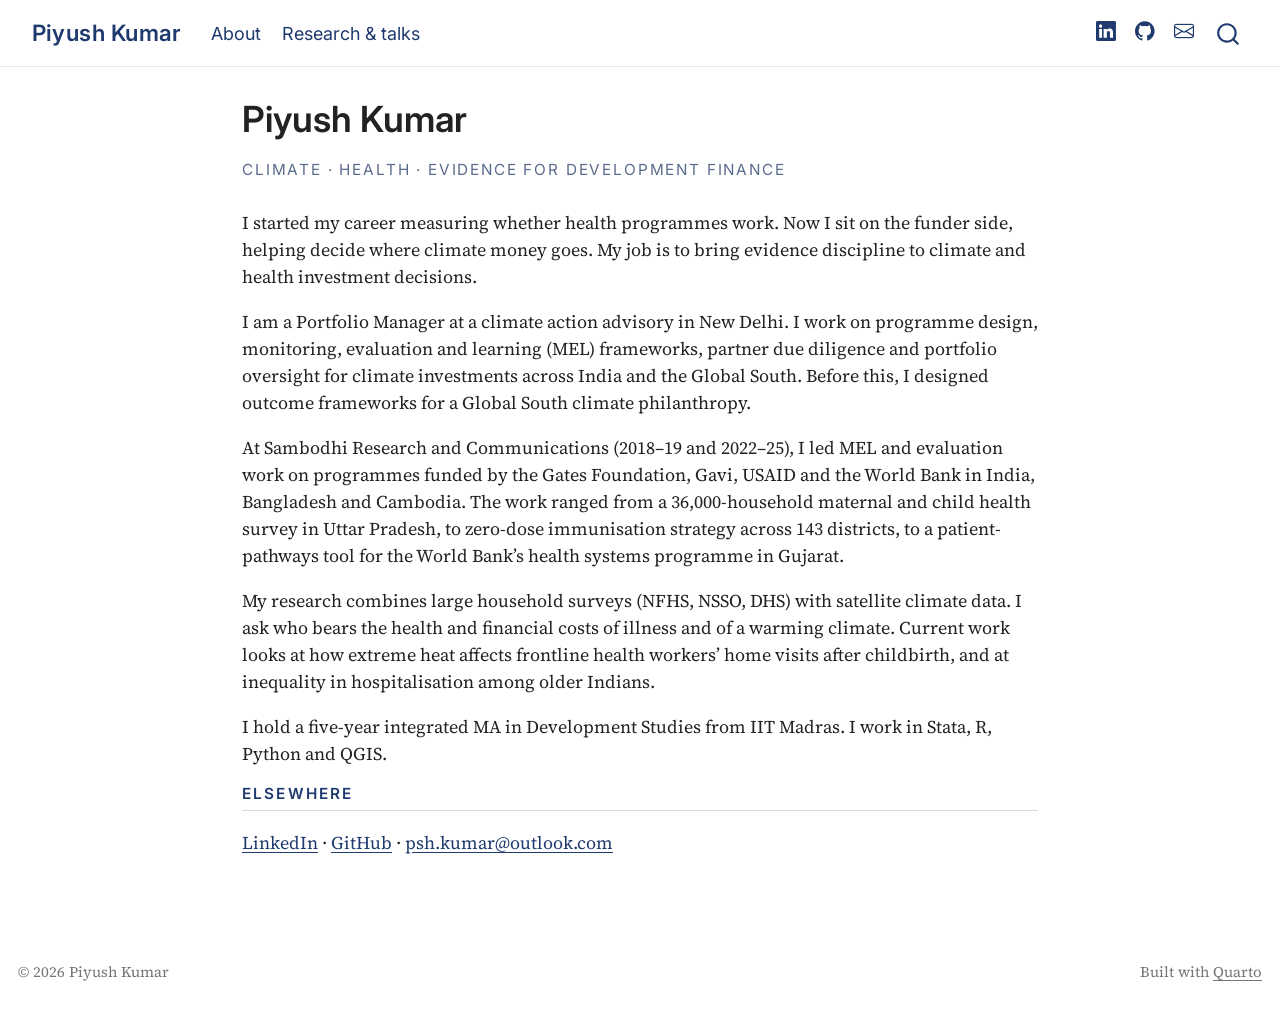
<file: docs/index.html>
<!DOCTYPE html>
<html xmlns="http://www.w3.org/1999/xhtml" lang="en" xml:lang="en"><head>

<meta charset="utf-8">
<meta name="generator" content="quarto-1.6.40">

<meta name="viewport" content="width=device-width, initial-scale=1.0, user-scalable=yes">


<title>Piyush Kumar</title>
<style>
code{white-space: pre-wrap;}
span.smallcaps{font-variant: small-caps;}
div.columns{display: flex; gap: min(4vw, 1.5em);}
div.column{flex: auto; overflow-x: auto;}
div.hanging-indent{margin-left: 1.5em; text-indent: -1.5em;}
ul.task-list{list-style: none;}
ul.task-list li input[type="checkbox"] {
  width: 0.8em;
  margin: 0 0.8em 0.2em -1em; /* quarto-specific, see https://github.com/quarto-dev/quarto-cli/issues/4556 */ 
  vertical-align: middle;
}
</style>


<script src="site_libs/quarto-nav/quarto-nav.js"></script>
<script src="site_libs/quarto-nav/headroom.min.js"></script>
<script src="site_libs/clipboard/clipboard.min.js"></script>
<script src="site_libs/quarto-search/autocomplete.umd.js"></script>
<script src="site_libs/quarto-search/fuse.min.js"></script>
<script src="site_libs/quarto-search/quarto-search.js"></script>
<meta name="quarto:offset" content="./">
<script src="site_libs/quarto-html/quarto.js"></script>
<script src="site_libs/quarto-html/popper.min.js"></script>
<script src="site_libs/quarto-html/tippy.umd.min.js"></script>
<script src="site_libs/quarto-html/anchor.min.js"></script>
<link href="site_libs/quarto-html/tippy.css" rel="stylesheet">
<link href="site_libs/quarto-html/quarto-syntax-highlighting-549806ee2085284f45b00abea8c6df48.css" rel="stylesheet" id="quarto-text-highlighting-styles">
<script src="site_libs/bootstrap/bootstrap.min.js"></script>
<link href="site_libs/bootstrap/bootstrap-icons.css" rel="stylesheet">
<link href="site_libs/bootstrap/bootstrap-50fe339019fc37fffc30a513ca4b3a41.min.css" rel="stylesheet" append-hash="true" id="quarto-bootstrap" data-mode="light">
<script id="quarto-search-options" type="application/json">{
  "location": "navbar",
  "copy-button": false,
  "collapse-after": 3,
  "panel-placement": "end",
  "type": "overlay",
  "limit": 50,
  "keyboard-shortcut": [
    "f",
    "/",
    "s"
  ],
  "show-item-context": false,
  "language": {
    "search-no-results-text": "No results",
    "search-matching-documents-text": "matching documents",
    "search-copy-link-title": "Copy link to search",
    "search-hide-matches-text": "Hide additional matches",
    "search-more-match-text": "more match in this document",
    "search-more-matches-text": "more matches in this document",
    "search-clear-button-title": "Clear",
    "search-text-placeholder": "",
    "search-detached-cancel-button-title": "Cancel",
    "search-submit-button-title": "Submit",
    "search-label": "Search"
  }
}</script>


</head>

<body class="nav-fixed fullcontent">

<div id="quarto-search-results"></div>
  <header id="quarto-header" class="headroom fixed-top">
    <nav class="navbar navbar-expand-lg " data-bs-theme="dark">
      <div class="navbar-container container-fluid">
      <div class="navbar-brand-container mx-auto">
    <a class="navbar-brand" href="./index.html">
    <span class="navbar-title">Piyush Kumar</span>
    </a>
  </div>
            <div id="quarto-search" class="" title="Search"></div>
          <button class="navbar-toggler" type="button" data-bs-toggle="collapse" data-bs-target="#navbarCollapse" aria-controls="navbarCollapse" role="menu" aria-expanded="false" aria-label="Toggle navigation" onclick="if (window.quartoToggleHeadroom) { window.quartoToggleHeadroom(); }">
  <span class="navbar-toggler-icon"></span>
</button>
          <div class="collapse navbar-collapse" id="navbarCollapse">
            <ul class="navbar-nav navbar-nav-scroll me-auto">
  <li class="nav-item">
    <a class="nav-link active" href="./index.html" aria-current="page"> 
<span class="menu-text">About</span></a>
  </li>  
  <li class="nav-item">
    <a class="nav-link" href="./research.html"> 
<span class="menu-text">Research &amp; talks</span></a>
  </li>  
</ul>
            <ul class="navbar-nav navbar-nav-scroll ms-auto">
  <li class="nav-item compact">
    <a class="nav-link" href="https://www.linkedin.com/in/piyush-kumar-767603223"> <i class="bi bi-linkedin" role="img" aria-label="LinkedIn">
</i> 
<span class="menu-text"></span></a>
  </li>  
  <li class="nav-item compact">
    <a class="nav-link" href="https://github.com/piyushkumar-econ"> <i class="bi bi-github" role="img" aria-label="GitHub">
</i> 
<span class="menu-text"></span></a>
  </li>  
  <li class="nav-item compact">
    <a class="nav-link" href="mailto:psh.kumar@outlook.com"> <i class="bi bi-envelope" role="img" aria-label="Email">
</i> 
<span class="menu-text"></span></a>
  </li>  
</ul>
          </div> <!-- /navcollapse -->
            <div class="quarto-navbar-tools">
</div>
      </div> <!-- /container-fluid -->
    </nav>
</header>
<!-- content -->
<div id="quarto-content" class="quarto-container page-columns page-rows-contents page-layout-article page-navbar">
<!-- sidebar -->
<!-- margin-sidebar -->
    
<!-- main -->
<main class="content" id="quarto-document-content">

<header id="title-block-header" class="quarto-title-block default">
<div class="quarto-title">
<h1 class="title">Piyush Kumar</h1>
</div>



<div class="quarto-title-meta">

    
  
    
  </div>
  


</header>


<div class="tagline">
<p>Climate · Health · Evidence for development finance</p>
</div>
<p>I started my career measuring whether health programmes work. Now I sit on the funder side, helping decide where climate money goes. My job is to bring evidence discipline to climate and health investment decisions.</p>
<p>I am a Portfolio Manager at a climate action advisory in New Delhi. I work on programme design, monitoring, evaluation and learning (MEL) frameworks, partner due diligence and portfolio oversight for climate investments across India and the Global South. Before this, I designed outcome frameworks for a Global South climate philanthropy.</p>
<p>At Sambodhi Research and Communications (2018–19 and 2022–25), I led MEL and evaluation work on programmes funded by the Gates Foundation, Gavi, USAID and the World Bank in India, Bangladesh and Cambodia. The work ranged from a 36,000-household maternal and child health survey in Uttar Pradesh, to zero-dose immunisation strategy across 143 districts, to a patient-pathways tool for the World Bank’s health systems programme in Gujarat.</p>
<p>My research combines large household surveys (NFHS, NSSO, DHS) with satellite climate data. I ask who bears the health and financial costs of illness and of a warming climate. Current work looks at how extreme heat affects frontline health workers’ home visits after childbirth, and at inequality in hospitalisation among older Indians.</p>
<p>I hold a five-year integrated MA in Development Studies from IIT Madras. I work in Stata, R, Python and QGIS.</p>
<section id="elsewhere" class="level2">
<h2 class="anchored" data-anchor-id="elsewhere">Elsewhere</h2>
<p><a href="https://www.linkedin.com/in/piyush-kumar-767603223">LinkedIn</a> · <a href="https://github.com/piyushkumar-econ">GitHub</a> · <a href="mailto:psh.kumar@outlook.com">psh.kumar@outlook.com</a></p>


</section>

</main> <!-- /main -->
<script id="quarto-html-after-body" type="application/javascript">
window.document.addEventListener("DOMContentLoaded", function (event) {
  const toggleBodyColorMode = (bsSheetEl) => {
    const mode = bsSheetEl.getAttribute("data-mode");
    const bodyEl = window.document.querySelector("body");
    if (mode === "dark") {
      bodyEl.classList.add("quarto-dark");
      bodyEl.classList.remove("quarto-light");
    } else {
      bodyEl.classList.add("quarto-light");
      bodyEl.classList.remove("quarto-dark");
    }
  }
  const toggleBodyColorPrimary = () => {
    const bsSheetEl = window.document.querySelector("link#quarto-bootstrap");
    if (bsSheetEl) {
      toggleBodyColorMode(bsSheetEl);
    }
  }
  toggleBodyColorPrimary();  
  const icon = "";
  const anchorJS = new window.AnchorJS();
  anchorJS.options = {
    placement: 'right',
    icon: icon
  };
  anchorJS.add('.anchored');
  const isCodeAnnotation = (el) => {
    for (const clz of el.classList) {
      if (clz.startsWith('code-annotation-')) {                     
        return true;
      }
    }
    return false;
  }
  const onCopySuccess = function(e) {
    // button target
    const button = e.trigger;
    // don't keep focus
    button.blur();
    // flash "checked"
    button.classList.add('code-copy-button-checked');
    var currentTitle = button.getAttribute("title");
    button.setAttribute("title", "Copied!");
    let tooltip;
    if (window.bootstrap) {
      button.setAttribute("data-bs-toggle", "tooltip");
      button.setAttribute("data-bs-placement", "left");
      button.setAttribute("data-bs-title", "Copied!");
      tooltip = new bootstrap.Tooltip(button, 
        { trigger: "manual", 
          customClass: "code-copy-button-tooltip",
          offset: [0, -8]});
      tooltip.show();    
    }
    setTimeout(function() {
      if (tooltip) {
        tooltip.hide();
        button.removeAttribute("data-bs-title");
        button.removeAttribute("data-bs-toggle");
        button.removeAttribute("data-bs-placement");
      }
      button.setAttribute("title", currentTitle);
      button.classList.remove('code-copy-button-checked');
    }, 1000);
    // clear code selection
    e.clearSelection();
  }
  const getTextToCopy = function(trigger) {
      const codeEl = trigger.previousElementSibling.cloneNode(true);
      for (const childEl of codeEl.children) {
        if (isCodeAnnotation(childEl)) {
          childEl.remove();
        }
      }
      return codeEl.innerText;
  }
  const clipboard = new window.ClipboardJS('.code-copy-button:not([data-in-quarto-modal])', {
    text: getTextToCopy
  });
  clipboard.on('success', onCopySuccess);
  if (window.document.getElementById('quarto-embedded-source-code-modal')) {
    const clipboardModal = new window.ClipboardJS('.code-copy-button[data-in-quarto-modal]', {
      text: getTextToCopy,
      container: window.document.getElementById('quarto-embedded-source-code-modal')
    });
    clipboardModal.on('success', onCopySuccess);
  }
    var localhostRegex = new RegExp(/^(?:http|https):\/\/localhost\:?[0-9]*\//);
    var mailtoRegex = new RegExp(/^mailto:/);
      var filterRegex = new RegExp("https:\/\/piyushkumar-econ\.github\.io");
    var isInternal = (href) => {
        return filterRegex.test(href) || localhostRegex.test(href) || mailtoRegex.test(href);
    }
    // Inspect non-navigation links and adorn them if external
 	var links = window.document.querySelectorAll('a[href]:not(.nav-link):not(.navbar-brand):not(.toc-action):not(.sidebar-link):not(.sidebar-item-toggle):not(.pagination-link):not(.no-external):not([aria-hidden]):not(.dropdown-item):not(.quarto-navigation-tool):not(.about-link)');
    for (var i=0; i<links.length; i++) {
      const link = links[i];
      if (!isInternal(link.href)) {
        // undo the damage that might have been done by quarto-nav.js in the case of
        // links that we want to consider external
        if (link.dataset.originalHref !== undefined) {
          link.href = link.dataset.originalHref;
        }
      }
    }
  function tippyHover(el, contentFn, onTriggerFn, onUntriggerFn) {
    const config = {
      allowHTML: true,
      maxWidth: 500,
      delay: 100,
      arrow: false,
      appendTo: function(el) {
          return el.parentElement;
      },
      interactive: true,
      interactiveBorder: 10,
      theme: 'quarto',
      placement: 'bottom-start',
    };
    if (contentFn) {
      config.content = contentFn;
    }
    if (onTriggerFn) {
      config.onTrigger = onTriggerFn;
    }
    if (onUntriggerFn) {
      config.onUntrigger = onUntriggerFn;
    }
    window.tippy(el, config); 
  }
  const noterefs = window.document.querySelectorAll('a[role="doc-noteref"]');
  for (var i=0; i<noterefs.length; i++) {
    const ref = noterefs[i];
    tippyHover(ref, function() {
      // use id or data attribute instead here
      let href = ref.getAttribute('data-footnote-href') || ref.getAttribute('href');
      try { href = new URL(href).hash; } catch {}
      const id = href.replace(/^#\/?/, "");
      const note = window.document.getElementById(id);
      if (note) {
        return note.innerHTML;
      } else {
        return "";
      }
    });
  }
  const xrefs = window.document.querySelectorAll('a.quarto-xref');
  const processXRef = (id, note) => {
    // Strip column container classes
    const stripColumnClz = (el) => {
      el.classList.remove("page-full", "page-columns");
      if (el.children) {
        for (const child of el.children) {
          stripColumnClz(child);
        }
      }
    }
    stripColumnClz(note)
    if (id === null || id.startsWith('sec-')) {
      // Special case sections, only their first couple elements
      const container = document.createElement("div");
      if (note.children && note.children.length > 2) {
        container.appendChild(note.children[0].cloneNode(true));
        for (let i = 1; i < note.children.length; i++) {
          const child = note.children[i];
          if (child.tagName === "P" && child.innerText === "") {
            continue;
          } else {
            container.appendChild(child.cloneNode(true));
            break;
          }
        }
        if (window.Quarto?.typesetMath) {
          window.Quarto.typesetMath(container);
        }
        return container.innerHTML
      } else {
        if (window.Quarto?.typesetMath) {
          window.Quarto.typesetMath(note);
        }
        return note.innerHTML;
      }
    } else {
      // Remove any anchor links if they are present
      const anchorLink = note.querySelector('a.anchorjs-link');
      if (anchorLink) {
        anchorLink.remove();
      }
      if (window.Quarto?.typesetMath) {
        window.Quarto.typesetMath(note);
      }
      if (note.classList.contains("callout")) {
        return note.outerHTML;
      } else {
        return note.innerHTML;
      }
    }
  }
  for (var i=0; i<xrefs.length; i++) {
    const xref = xrefs[i];
    tippyHover(xref, undefined, function(instance) {
      instance.disable();
      let url = xref.getAttribute('href');
      let hash = undefined; 
      if (url.startsWith('#')) {
        hash = url;
      } else {
        try { hash = new URL(url).hash; } catch {}
      }
      if (hash) {
        const id = hash.replace(/^#\/?/, "");
        const note = window.document.getElementById(id);
        if (note !== null) {
          try {
            const html = processXRef(id, note.cloneNode(true));
            instance.setContent(html);
          } finally {
            instance.enable();
            instance.show();
          }
        } else {
          // See if we can fetch this
          fetch(url.split('#')[0])
          .then(res => res.text())
          .then(html => {
            const parser = new DOMParser();
            const htmlDoc = parser.parseFromString(html, "text/html");
            const note = htmlDoc.getElementById(id);
            if (note !== null) {
              const html = processXRef(id, note);
              instance.setContent(html);
            } 
          }).finally(() => {
            instance.enable();
            instance.show();
          });
        }
      } else {
        // See if we can fetch a full url (with no hash to target)
        // This is a special case and we should probably do some content thinning / targeting
        fetch(url)
        .then(res => res.text())
        .then(html => {
          const parser = new DOMParser();
          const htmlDoc = parser.parseFromString(html, "text/html");
          const note = htmlDoc.querySelector('main.content');
          if (note !== null) {
            // This should only happen for chapter cross references
            // (since there is no id in the URL)
            // remove the first header
            if (note.children.length > 0 && note.children[0].tagName === "HEADER") {
              note.children[0].remove();
            }
            const html = processXRef(null, note);
            instance.setContent(html);
          } 
        }).finally(() => {
          instance.enable();
          instance.show();
        });
      }
    }, function(instance) {
    });
  }
      let selectedAnnoteEl;
      const selectorForAnnotation = ( cell, annotation) => {
        let cellAttr = 'data-code-cell="' + cell + '"';
        let lineAttr = 'data-code-annotation="' +  annotation + '"';
        const selector = 'span[' + cellAttr + '][' + lineAttr + ']';
        return selector;
      }
      const selectCodeLines = (annoteEl) => {
        const doc = window.document;
        const targetCell = annoteEl.getAttribute("data-target-cell");
        const targetAnnotation = annoteEl.getAttribute("data-target-annotation");
        const annoteSpan = window.document.querySelector(selectorForAnnotation(targetCell, targetAnnotation));
        const lines = annoteSpan.getAttribute("data-code-lines").split(",");
        const lineIds = lines.map((line) => {
          return targetCell + "-" + line;
        })
        let top = null;
        let height = null;
        let parent = null;
        if (lineIds.length > 0) {
            //compute the position of the single el (top and bottom and make a div)
            const el = window.document.getElementById(lineIds[0]);
            top = el.offsetTop;
            height = el.offsetHeight;
            parent = el.parentElement.parentElement;
          if (lineIds.length > 1) {
            const lastEl = window.document.getElementById(lineIds[lineIds.length - 1]);
            const bottom = lastEl.offsetTop + lastEl.offsetHeight;
            height = bottom - top;
          }
          if (top !== null && height !== null && parent !== null) {
            // cook up a div (if necessary) and position it 
            let div = window.document.getElementById("code-annotation-line-highlight");
            if (div === null) {
              div = window.document.createElement("div");
              div.setAttribute("id", "code-annotation-line-highlight");
              div.style.position = 'absolute';
              parent.appendChild(div);
            }
            div.style.top = top - 2 + "px";
            div.style.height = height + 4 + "px";
            div.style.left = 0;
            let gutterDiv = window.document.getElementById("code-annotation-line-highlight-gutter");
            if (gutterDiv === null) {
              gutterDiv = window.document.createElement("div");
              gutterDiv.setAttribute("id", "code-annotation-line-highlight-gutter");
              gutterDiv.style.position = 'absolute';
              const codeCell = window.document.getElementById(targetCell);
              const gutter = codeCell.querySelector('.code-annotation-gutter');
              gutter.appendChild(gutterDiv);
            }
            gutterDiv.style.top = top - 2 + "px";
            gutterDiv.style.height = height + 4 + "px";
          }
          selectedAnnoteEl = annoteEl;
        }
      };
      const unselectCodeLines = () => {
        const elementsIds = ["code-annotation-line-highlight", "code-annotation-line-highlight-gutter"];
        elementsIds.forEach((elId) => {
          const div = window.document.getElementById(elId);
          if (div) {
            div.remove();
          }
        });
        selectedAnnoteEl = undefined;
      };
        // Handle positioning of the toggle
    window.addEventListener(
      "resize",
      throttle(() => {
        elRect = undefined;
        if (selectedAnnoteEl) {
          selectCodeLines(selectedAnnoteEl);
        }
      }, 10)
    );
    function throttle(fn, ms) {
    let throttle = false;
    let timer;
      return (...args) => {
        if(!throttle) { // first call gets through
            fn.apply(this, args);
            throttle = true;
        } else { // all the others get throttled
            if(timer) clearTimeout(timer); // cancel #2
            timer = setTimeout(() => {
              fn.apply(this, args);
              timer = throttle = false;
            }, ms);
        }
      };
    }
      // Attach click handler to the DT
      const annoteDls = window.document.querySelectorAll('dt[data-target-cell]');
      for (const annoteDlNode of annoteDls) {
        annoteDlNode.addEventListener('click', (event) => {
          const clickedEl = event.target;
          if (clickedEl !== selectedAnnoteEl) {
            unselectCodeLines();
            const activeEl = window.document.querySelector('dt[data-target-cell].code-annotation-active');
            if (activeEl) {
              activeEl.classList.remove('code-annotation-active');
            }
            selectCodeLines(clickedEl);
            clickedEl.classList.add('code-annotation-active');
          } else {
            // Unselect the line
            unselectCodeLines();
            clickedEl.classList.remove('code-annotation-active');
          }
        });
      }
  const findCites = (el) => {
    const parentEl = el.parentElement;
    if (parentEl) {
      const cites = parentEl.dataset.cites;
      if (cites) {
        return {
          el,
          cites: cites.split(' ')
        };
      } else {
        return findCites(el.parentElement)
      }
    } else {
      return undefined;
    }
  };
  var bibliorefs = window.document.querySelectorAll('a[role="doc-biblioref"]');
  for (var i=0; i<bibliorefs.length; i++) {
    const ref = bibliorefs[i];
    const citeInfo = findCites(ref);
    if (citeInfo) {
      tippyHover(citeInfo.el, function() {
        var popup = window.document.createElement('div');
        citeInfo.cites.forEach(function(cite) {
          var citeDiv = window.document.createElement('div');
          citeDiv.classList.add('hanging-indent');
          citeDiv.classList.add('csl-entry');
          var biblioDiv = window.document.getElementById('ref-' + cite);
          if (biblioDiv) {
            citeDiv.innerHTML = biblioDiv.innerHTML;
          }
          popup.appendChild(citeDiv);
        });
        return popup.innerHTML;
      });
    }
  }
});
</script>
</div> <!-- /content -->
<footer class="footer">
  <div class="nav-footer">
    <div class="nav-footer-left">
<p>© 2026 Piyush Kumar</p>
</div>   
    <div class="nav-footer-center">
      &nbsp;
    </div>
    <div class="nav-footer-right">
<p>Built with <a href="https://quarto.org">Quarto</a></p>
</div>
  </div>
</footer>




</body></html>
</file>
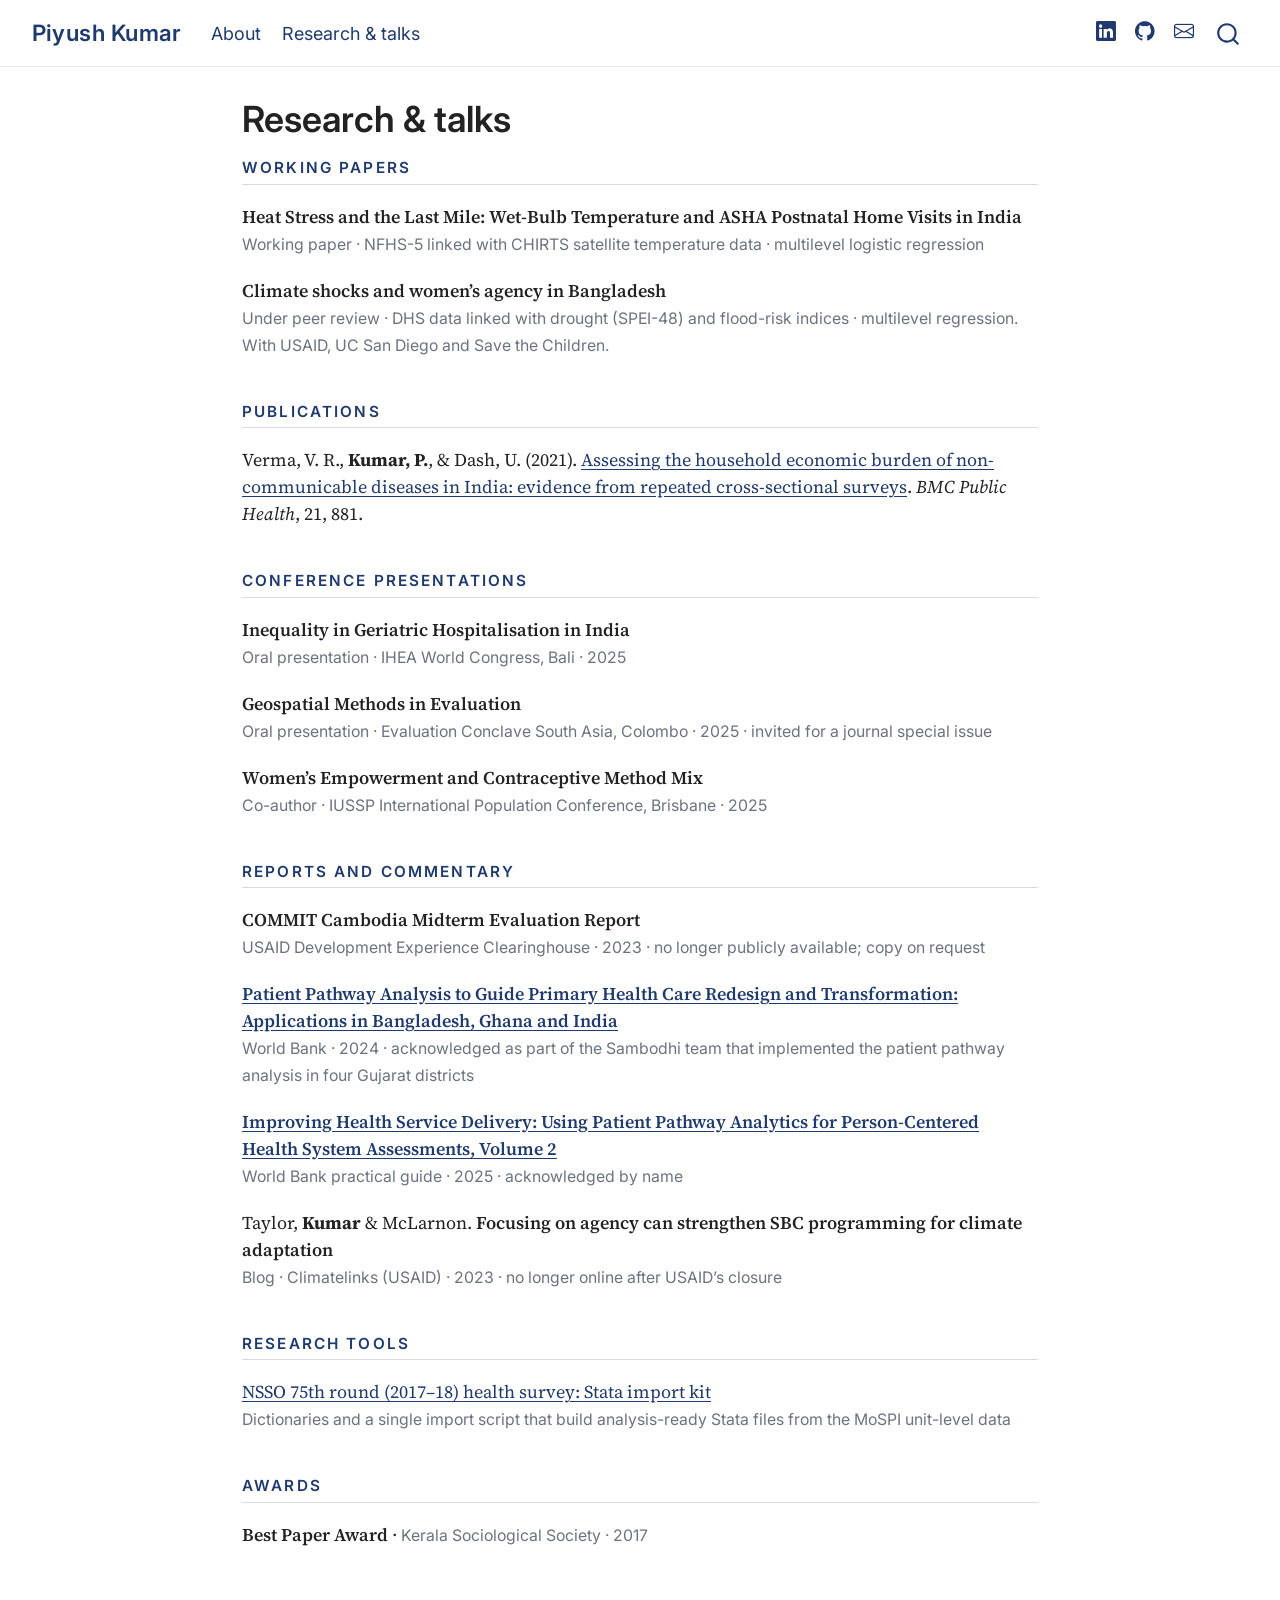
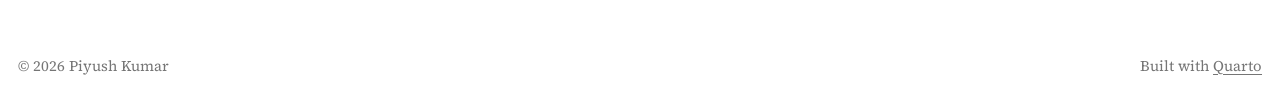
<file: docs/research.html>
<!DOCTYPE html>
<html xmlns="http://www.w3.org/1999/xhtml" lang="en" xml:lang="en"><head>

<meta charset="utf-8">
<meta name="generator" content="quarto-1.6.40">

<meta name="viewport" content="width=device-width, initial-scale=1.0, user-scalable=yes">


<title>Research &amp; talks – Piyush Kumar</title>
<style>
code{white-space: pre-wrap;}
span.smallcaps{font-variant: small-caps;}
div.columns{display: flex; gap: min(4vw, 1.5em);}
div.column{flex: auto; overflow-x: auto;}
div.hanging-indent{margin-left: 1.5em; text-indent: -1.5em;}
ul.task-list{list-style: none;}
ul.task-list li input[type="checkbox"] {
  width: 0.8em;
  margin: 0 0.8em 0.2em -1em; /* quarto-specific, see https://github.com/quarto-dev/quarto-cli/issues/4556 */ 
  vertical-align: middle;
}
</style>


<script src="site_libs/quarto-nav/quarto-nav.js"></script>
<script src="site_libs/quarto-nav/headroom.min.js"></script>
<script src="site_libs/clipboard/clipboard.min.js"></script>
<script src="site_libs/quarto-search/autocomplete.umd.js"></script>
<script src="site_libs/quarto-search/fuse.min.js"></script>
<script src="site_libs/quarto-search/quarto-search.js"></script>
<meta name="quarto:offset" content="./">
<script src="site_libs/quarto-html/quarto.js"></script>
<script src="site_libs/quarto-html/popper.min.js"></script>
<script src="site_libs/quarto-html/tippy.umd.min.js"></script>
<script src="site_libs/quarto-html/anchor.min.js"></script>
<link href="site_libs/quarto-html/tippy.css" rel="stylesheet">
<link href="site_libs/quarto-html/quarto-syntax-highlighting-549806ee2085284f45b00abea8c6df48.css" rel="stylesheet" id="quarto-text-highlighting-styles">
<script src="site_libs/bootstrap/bootstrap.min.js"></script>
<link href="site_libs/bootstrap/bootstrap-icons.css" rel="stylesheet">
<link href="site_libs/bootstrap/bootstrap-50fe339019fc37fffc30a513ca4b3a41.min.css" rel="stylesheet" append-hash="true" id="quarto-bootstrap" data-mode="light">
<script id="quarto-search-options" type="application/json">{
  "location": "navbar",
  "copy-button": false,
  "collapse-after": 3,
  "panel-placement": "end",
  "type": "overlay",
  "limit": 50,
  "keyboard-shortcut": [
    "f",
    "/",
    "s"
  ],
  "show-item-context": false,
  "language": {
    "search-no-results-text": "No results",
    "search-matching-documents-text": "matching documents",
    "search-copy-link-title": "Copy link to search",
    "search-hide-matches-text": "Hide additional matches",
    "search-more-match-text": "more match in this document",
    "search-more-matches-text": "more matches in this document",
    "search-clear-button-title": "Clear",
    "search-text-placeholder": "",
    "search-detached-cancel-button-title": "Cancel",
    "search-submit-button-title": "Submit",
    "search-label": "Search"
  }
}</script>


</head>

<body class="nav-fixed fullcontent">

<div id="quarto-search-results"></div>
  <header id="quarto-header" class="headroom fixed-top">
    <nav class="navbar navbar-expand-lg " data-bs-theme="dark">
      <div class="navbar-container container-fluid">
      <div class="navbar-brand-container mx-auto">
    <a class="navbar-brand" href="./index.html">
    <span class="navbar-title">Piyush Kumar</span>
    </a>
  </div>
            <div id="quarto-search" class="" title="Search"></div>
          <button class="navbar-toggler" type="button" data-bs-toggle="collapse" data-bs-target="#navbarCollapse" aria-controls="navbarCollapse" role="menu" aria-expanded="false" aria-label="Toggle navigation" onclick="if (window.quartoToggleHeadroom) { window.quartoToggleHeadroom(); }">
  <span class="navbar-toggler-icon"></span>
</button>
          <div class="collapse navbar-collapse" id="navbarCollapse">
            <ul class="navbar-nav navbar-nav-scroll me-auto">
  <li class="nav-item">
    <a class="nav-link" href="./index.html"> 
<span class="menu-text">About</span></a>
  </li>  
  <li class="nav-item">
    <a class="nav-link active" href="./research.html" aria-current="page"> 
<span class="menu-text">Research &amp; talks</span></a>
  </li>  
</ul>
            <ul class="navbar-nav navbar-nav-scroll ms-auto">
  <li class="nav-item compact">
    <a class="nav-link" href="https://www.linkedin.com/in/piyush-kumar-767603223"> <i class="bi bi-linkedin" role="img" aria-label="LinkedIn">
</i> 
<span class="menu-text"></span></a>
  </li>  
  <li class="nav-item compact">
    <a class="nav-link" href="https://github.com/piyushkumar-econ"> <i class="bi bi-github" role="img" aria-label="GitHub">
</i> 
<span class="menu-text"></span></a>
  </li>  
  <li class="nav-item compact">
    <a class="nav-link" href="mailto:psh.kumar@outlook.com"> <i class="bi bi-envelope" role="img" aria-label="Email">
</i> 
<span class="menu-text"></span></a>
  </li>  
</ul>
          </div> <!-- /navcollapse -->
            <div class="quarto-navbar-tools">
</div>
      </div> <!-- /container-fluid -->
    </nav>
</header>
<!-- content -->
<div id="quarto-content" class="quarto-container page-columns page-rows-contents page-layout-article page-navbar">
<!-- sidebar -->
<!-- margin-sidebar -->
    
<!-- main -->
<main class="content" id="quarto-document-content">

<header id="title-block-header" class="quarto-title-block default">
<div class="quarto-title">
<h1 class="title">Research &amp; talks</h1>
</div>



<div class="quarto-title-meta">

    
  
    
  </div>
  


</header>


<section id="working-papers" class="level2">
<h2 class="anchored" data-anchor-id="working-papers">Working papers</h2>
<div class="item">
<p><span class="title">Heat Stress and the Last Mile: Wet-Bulb Temperature and ASHA Postnatal Home Visits in India</span><br> <span class="meta">Working paper · NFHS-5 linked with CHIRTS satellite temperature data · multilevel logistic regression</span></p>
</div>
<div class="item">
<p><span class="title">Climate shocks and women’s agency in Bangladesh</span><br> <span class="meta">Under peer review · DHS data linked with drought (SPEI-48) and flood-risk indices · multilevel regression. With USAID, UC San Diego and Save the Children.</span></p>
</div>
</section>
<section id="publications" class="level2">
<h2 class="anchored" data-anchor-id="publications">Publications</h2>
<div class="item">
<p>Verma, V. R., <strong>Kumar, P.</strong>, &amp; Dash, U. (2021). <a href="https://doi.org/10.1186/s12889-021-10828-3">Assessing the household economic burden of non-communicable diseases in India: evidence from repeated cross-sectional surveys</a>. <em>BMC Public Health</em>, 21, 881.</p>
</div>
</section>
<section id="conference-presentations" class="level2">
<h2 class="anchored" data-anchor-id="conference-presentations">Conference presentations</h2>
<div class="item">
<p><span class="title">Inequality in Geriatric Hospitalisation in India</span><br> <span class="meta">Oral presentation · IHEA World Congress, Bali · 2025</span></p>
</div>
<div class="item">
<p><span class="title">Geospatial Methods in Evaluation</span><br> <span class="meta">Oral presentation · Evaluation Conclave South Asia, Colombo · 2025 · invited for a journal special issue</span></p>
</div>
<div class="item">
<p><span class="title">Women’s Empowerment and Contraceptive Method Mix</span><br> <span class="meta">Co-author · IUSSP International Population Conference, Brisbane · 2025</span></p>
</div>
</section>
<section id="reports-and-commentary" class="level2">
<h2 class="anchored" data-anchor-id="reports-and-commentary">Reports and commentary</h2>
<div class="item">
<p><span class="title">COMMIT Cambodia Midterm Evaluation Report</span><br> <span class="meta">USAID Development Experience Clearinghouse · 2023 · no longer publicly available; copy on request</span></p>
</div>
<div class="item">
<p><a href="https://documents.worldbank.org/en/publication/documents-reports/documentdetail/099051625165019870" class="title">Patient Pathway Analysis to Guide Primary Health Care Redesign and Transformation: Applications in Bangladesh, Ghana and India</a><br> <span class="meta">World Bank · 2024 · acknowledged as part of the Sambodhi team that implemented the patient pathway analysis in four Gujarat districts</span></p>
</div>
<div class="item">
<p><a href="https://hdl.handle.net/10986/43328" class="title">Improving Health Service Delivery: Using Patient Pathway Analytics for Person-Centered Health System Assessments, Volume 2</a><br> <span class="meta">World Bank practical guide · 2025 · acknowledged by name</span></p>
</div>
<div class="item">
<p>Taylor, <strong>Kumar</strong> &amp; McLarnon. <span class="title">Focusing on agency can strengthen SBC programming for climate adaptation</span><br> <span class="meta">Blog · Climatelinks (USAID) · 2023 · no longer online after USAID’s closure</span></p>
</div>
</section>
<section id="research-tools" class="level2">
<h2 class="anchored" data-anchor-id="research-tools">Research tools</h2>
<div class="item">
<p><a href="https://github.com/piyushkumar-econ">NSSO 75th round (2017–18) health survey: Stata import kit</a><br> <span class="meta">Dictionaries and a single import script that build analysis-ready Stata files from the MoSPI unit-level data</span></p>
</div>
</section>
<section id="awards" class="level2">
<h2 class="anchored" data-anchor-id="awards">Awards</h2>
<div class="item">
<p><span class="title">Best Paper Award</span> · <span class="meta">Kerala Sociological Society · 2017</span></p>
</div>


</section>

</main> <!-- /main -->
<script id="quarto-html-after-body" type="application/javascript">
window.document.addEventListener("DOMContentLoaded", function (event) {
  const toggleBodyColorMode = (bsSheetEl) => {
    const mode = bsSheetEl.getAttribute("data-mode");
    const bodyEl = window.document.querySelector("body");
    if (mode === "dark") {
      bodyEl.classList.add("quarto-dark");
      bodyEl.classList.remove("quarto-light");
    } else {
      bodyEl.classList.add("quarto-light");
      bodyEl.classList.remove("quarto-dark");
    }
  }
  const toggleBodyColorPrimary = () => {
    const bsSheetEl = window.document.querySelector("link#quarto-bootstrap");
    if (bsSheetEl) {
      toggleBodyColorMode(bsSheetEl);
    }
  }
  toggleBodyColorPrimary();  
  const icon = "";
  const anchorJS = new window.AnchorJS();
  anchorJS.options = {
    placement: 'right',
    icon: icon
  };
  anchorJS.add('.anchored');
  const isCodeAnnotation = (el) => {
    for (const clz of el.classList) {
      if (clz.startsWith('code-annotation-')) {                     
        return true;
      }
    }
    return false;
  }
  const onCopySuccess = function(e) {
    // button target
    const button = e.trigger;
    // don't keep focus
    button.blur();
    // flash "checked"
    button.classList.add('code-copy-button-checked');
    var currentTitle = button.getAttribute("title");
    button.setAttribute("title", "Copied!");
    let tooltip;
    if (window.bootstrap) {
      button.setAttribute("data-bs-toggle", "tooltip");
      button.setAttribute("data-bs-placement", "left");
      button.setAttribute("data-bs-title", "Copied!");
      tooltip = new bootstrap.Tooltip(button, 
        { trigger: "manual", 
          customClass: "code-copy-button-tooltip",
          offset: [0, -8]});
      tooltip.show();    
    }
    setTimeout(function() {
      if (tooltip) {
        tooltip.hide();
        button.removeAttribute("data-bs-title");
        button.removeAttribute("data-bs-toggle");
        button.removeAttribute("data-bs-placement");
      }
      button.setAttribute("title", currentTitle);
      button.classList.remove('code-copy-button-checked');
    }, 1000);
    // clear code selection
    e.clearSelection();
  }
  const getTextToCopy = function(trigger) {
      const codeEl = trigger.previousElementSibling.cloneNode(true);
      for (const childEl of codeEl.children) {
        if (isCodeAnnotation(childEl)) {
          childEl.remove();
        }
      }
      return codeEl.innerText;
  }
  const clipboard = new window.ClipboardJS('.code-copy-button:not([data-in-quarto-modal])', {
    text: getTextToCopy
  });
  clipboard.on('success', onCopySuccess);
  if (window.document.getElementById('quarto-embedded-source-code-modal')) {
    const clipboardModal = new window.ClipboardJS('.code-copy-button[data-in-quarto-modal]', {
      text: getTextToCopy,
      container: window.document.getElementById('quarto-embedded-source-code-modal')
    });
    clipboardModal.on('success', onCopySuccess);
  }
    var localhostRegex = new RegExp(/^(?:http|https):\/\/localhost\:?[0-9]*\//);
    var mailtoRegex = new RegExp(/^mailto:/);
      var filterRegex = new RegExp("https:\/\/piyushkumar-econ\.github\.io");
    var isInternal = (href) => {
        return filterRegex.test(href) || localhostRegex.test(href) || mailtoRegex.test(href);
    }
    // Inspect non-navigation links and adorn them if external
 	var links = window.document.querySelectorAll('a[href]:not(.nav-link):not(.navbar-brand):not(.toc-action):not(.sidebar-link):not(.sidebar-item-toggle):not(.pagination-link):not(.no-external):not([aria-hidden]):not(.dropdown-item):not(.quarto-navigation-tool):not(.about-link)');
    for (var i=0; i<links.length; i++) {
      const link = links[i];
      if (!isInternal(link.href)) {
        // undo the damage that might have been done by quarto-nav.js in the case of
        // links that we want to consider external
        if (link.dataset.originalHref !== undefined) {
          link.href = link.dataset.originalHref;
        }
      }
    }
  function tippyHover(el, contentFn, onTriggerFn, onUntriggerFn) {
    const config = {
      allowHTML: true,
      maxWidth: 500,
      delay: 100,
      arrow: false,
      appendTo: function(el) {
          return el.parentElement;
      },
      interactive: true,
      interactiveBorder: 10,
      theme: 'quarto',
      placement: 'bottom-start',
    };
    if (contentFn) {
      config.content = contentFn;
    }
    if (onTriggerFn) {
      config.onTrigger = onTriggerFn;
    }
    if (onUntriggerFn) {
      config.onUntrigger = onUntriggerFn;
    }
    window.tippy(el, config); 
  }
  const noterefs = window.document.querySelectorAll('a[role="doc-noteref"]');
  for (var i=0; i<noterefs.length; i++) {
    const ref = noterefs[i];
    tippyHover(ref, function() {
      // use id or data attribute instead here
      let href = ref.getAttribute('data-footnote-href') || ref.getAttribute('href');
      try { href = new URL(href).hash; } catch {}
      const id = href.replace(/^#\/?/, "");
      const note = window.document.getElementById(id);
      if (note) {
        return note.innerHTML;
      } else {
        return "";
      }
    });
  }
  const xrefs = window.document.querySelectorAll('a.quarto-xref');
  const processXRef = (id, note) => {
    // Strip column container classes
    const stripColumnClz = (el) => {
      el.classList.remove("page-full", "page-columns");
      if (el.children) {
        for (const child of el.children) {
          stripColumnClz(child);
        }
      }
    }
    stripColumnClz(note)
    if (id === null || id.startsWith('sec-')) {
      // Special case sections, only their first couple elements
      const container = document.createElement("div");
      if (note.children && note.children.length > 2) {
        container.appendChild(note.children[0].cloneNode(true));
        for (let i = 1; i < note.children.length; i++) {
          const child = note.children[i];
          if (child.tagName === "P" && child.innerText === "") {
            continue;
          } else {
            container.appendChild(child.cloneNode(true));
            break;
          }
        }
        if (window.Quarto?.typesetMath) {
          window.Quarto.typesetMath(container);
        }
        return container.innerHTML
      } else {
        if (window.Quarto?.typesetMath) {
          window.Quarto.typesetMath(note);
        }
        return note.innerHTML;
      }
    } else {
      // Remove any anchor links if they are present
      const anchorLink = note.querySelector('a.anchorjs-link');
      if (anchorLink) {
        anchorLink.remove();
      }
      if (window.Quarto?.typesetMath) {
        window.Quarto.typesetMath(note);
      }
      if (note.classList.contains("callout")) {
        return note.outerHTML;
      } else {
        return note.innerHTML;
      }
    }
  }
  for (var i=0; i<xrefs.length; i++) {
    const xref = xrefs[i];
    tippyHover(xref, undefined, function(instance) {
      instance.disable();
      let url = xref.getAttribute('href');
      let hash = undefined; 
      if (url.startsWith('#')) {
        hash = url;
      } else {
        try { hash = new URL(url).hash; } catch {}
      }
      if (hash) {
        const id = hash.replace(/^#\/?/, "");
        const note = window.document.getElementById(id);
        if (note !== null) {
          try {
            const html = processXRef(id, note.cloneNode(true));
            instance.setContent(html);
          } finally {
            instance.enable();
            instance.show();
          }
        } else {
          // See if we can fetch this
          fetch(url.split('#')[0])
          .then(res => res.text())
          .then(html => {
            const parser = new DOMParser();
            const htmlDoc = parser.parseFromString(html, "text/html");
            const note = htmlDoc.getElementById(id);
            if (note !== null) {
              const html = processXRef(id, note);
              instance.setContent(html);
            } 
          }).finally(() => {
            instance.enable();
            instance.show();
          });
        }
      } else {
        // See if we can fetch a full url (with no hash to target)
        // This is a special case and we should probably do some content thinning / targeting
        fetch(url)
        .then(res => res.text())
        .then(html => {
          const parser = new DOMParser();
          const htmlDoc = parser.parseFromString(html, "text/html");
          const note = htmlDoc.querySelector('main.content');
          if (note !== null) {
            // This should only happen for chapter cross references
            // (since there is no id in the URL)
            // remove the first header
            if (note.children.length > 0 && note.children[0].tagName === "HEADER") {
              note.children[0].remove();
            }
            const html = processXRef(null, note);
            instance.setContent(html);
          } 
        }).finally(() => {
          instance.enable();
          instance.show();
        });
      }
    }, function(instance) {
    });
  }
      let selectedAnnoteEl;
      const selectorForAnnotation = ( cell, annotation) => {
        let cellAttr = 'data-code-cell="' + cell + '"';
        let lineAttr = 'data-code-annotation="' +  annotation + '"';
        const selector = 'span[' + cellAttr + '][' + lineAttr + ']';
        return selector;
      }
      const selectCodeLines = (annoteEl) => {
        const doc = window.document;
        const targetCell = annoteEl.getAttribute("data-target-cell");
        const targetAnnotation = annoteEl.getAttribute("data-target-annotation");
        const annoteSpan = window.document.querySelector(selectorForAnnotation(targetCell, targetAnnotation));
        const lines = annoteSpan.getAttribute("data-code-lines").split(",");
        const lineIds = lines.map((line) => {
          return targetCell + "-" + line;
        })
        let top = null;
        let height = null;
        let parent = null;
        if (lineIds.length > 0) {
            //compute the position of the single el (top and bottom and make a div)
            const el = window.document.getElementById(lineIds[0]);
            top = el.offsetTop;
            height = el.offsetHeight;
            parent = el.parentElement.parentElement;
          if (lineIds.length > 1) {
            const lastEl = window.document.getElementById(lineIds[lineIds.length - 1]);
            const bottom = lastEl.offsetTop + lastEl.offsetHeight;
            height = bottom - top;
          }
          if (top !== null && height !== null && parent !== null) {
            // cook up a div (if necessary) and position it 
            let div = window.document.getElementById("code-annotation-line-highlight");
            if (div === null) {
              div = window.document.createElement("div");
              div.setAttribute("id", "code-annotation-line-highlight");
              div.style.position = 'absolute';
              parent.appendChild(div);
            }
            div.style.top = top - 2 + "px";
            div.style.height = height + 4 + "px";
            div.style.left = 0;
            let gutterDiv = window.document.getElementById("code-annotation-line-highlight-gutter");
            if (gutterDiv === null) {
              gutterDiv = window.document.createElement("div");
              gutterDiv.setAttribute("id", "code-annotation-line-highlight-gutter");
              gutterDiv.style.position = 'absolute';
              const codeCell = window.document.getElementById(targetCell);
              const gutter = codeCell.querySelector('.code-annotation-gutter');
              gutter.appendChild(gutterDiv);
            }
            gutterDiv.style.top = top - 2 + "px";
            gutterDiv.style.height = height + 4 + "px";
          }
          selectedAnnoteEl = annoteEl;
        }
      };
      const unselectCodeLines = () => {
        const elementsIds = ["code-annotation-line-highlight", "code-annotation-line-highlight-gutter"];
        elementsIds.forEach((elId) => {
          const div = window.document.getElementById(elId);
          if (div) {
            div.remove();
          }
        });
        selectedAnnoteEl = undefined;
      };
        // Handle positioning of the toggle
    window.addEventListener(
      "resize",
      throttle(() => {
        elRect = undefined;
        if (selectedAnnoteEl) {
          selectCodeLines(selectedAnnoteEl);
        }
      }, 10)
    );
    function throttle(fn, ms) {
    let throttle = false;
    let timer;
      return (...args) => {
        if(!throttle) { // first call gets through
            fn.apply(this, args);
            throttle = true;
        } else { // all the others get throttled
            if(timer) clearTimeout(timer); // cancel #2
            timer = setTimeout(() => {
              fn.apply(this, args);
              timer = throttle = false;
            }, ms);
        }
      };
    }
      // Attach click handler to the DT
      const annoteDls = window.document.querySelectorAll('dt[data-target-cell]');
      for (const annoteDlNode of annoteDls) {
        annoteDlNode.addEventListener('click', (event) => {
          const clickedEl = event.target;
          if (clickedEl !== selectedAnnoteEl) {
            unselectCodeLines();
            const activeEl = window.document.querySelector('dt[data-target-cell].code-annotation-active');
            if (activeEl) {
              activeEl.classList.remove('code-annotation-active');
            }
            selectCodeLines(clickedEl);
            clickedEl.classList.add('code-annotation-active');
          } else {
            // Unselect the line
            unselectCodeLines();
            clickedEl.classList.remove('code-annotation-active');
          }
        });
      }
  const findCites = (el) => {
    const parentEl = el.parentElement;
    if (parentEl) {
      const cites = parentEl.dataset.cites;
      if (cites) {
        return {
          el,
          cites: cites.split(' ')
        };
      } else {
        return findCites(el.parentElement)
      }
    } else {
      return undefined;
    }
  };
  var bibliorefs = window.document.querySelectorAll('a[role="doc-biblioref"]');
  for (var i=0; i<bibliorefs.length; i++) {
    const ref = bibliorefs[i];
    const citeInfo = findCites(ref);
    if (citeInfo) {
      tippyHover(citeInfo.el, function() {
        var popup = window.document.createElement('div');
        citeInfo.cites.forEach(function(cite) {
          var citeDiv = window.document.createElement('div');
          citeDiv.classList.add('hanging-indent');
          citeDiv.classList.add('csl-entry');
          var biblioDiv = window.document.getElementById('ref-' + cite);
          if (biblioDiv) {
            citeDiv.innerHTML = biblioDiv.innerHTML;
          }
          popup.appendChild(citeDiv);
        });
        return popup.innerHTML;
      });
    }
  }
});
</script>
</div> <!-- /content -->
<footer class="footer">
  <div class="nav-footer">
    <div class="nav-footer-left">
<p>© 2026 Piyush Kumar</p>
</div>   
    <div class="nav-footer-center">
      &nbsp;
    </div>
    <div class="nav-footer-right">
<p>Built with <a href="https://quarto.org">Quarto</a></p>
</div>
  </div>
</footer>




</body></html>
</file>
<file: docs/site_libs/quarto-html/tippy.css>
.tippy-box[data-animation=fade][data-state=hidden]{opacity:0}[data-tippy-root]{max-width:calc(100vw - 10px)}.tippy-box{position:relative;background-color:#333;color:#fff;border-radius:4px;font-size:14px;line-height:1.4;white-space:normal;outline:0;transition-property:transform,visibility,opacity}.tippy-box[data-placement^=top]>.tippy-arrow{bottom:0}.tippy-box[data-placement^=top]>.tippy-arrow:before{bottom:-7px;left:0;border-width:8px 8px 0;border-top-color:initial;transform-origin:center top}.tippy-box[data-placement^=bottom]>.tippy-arrow{top:0}.tippy-box[data-placement^=bottom]>.tippy-arrow:before{top:-7px;left:0;border-width:0 8px 8px;border-bottom-color:initial;transform-origin:center bottom}.tippy-box[data-placement^=left]>.tippy-arrow{right:0}.tippy-box[data-placement^=left]>.tippy-arrow:before{border-width:8px 0 8px 8px;border-left-color:initial;right:-7px;transform-origin:center left}.tippy-box[data-placement^=right]>.tippy-arrow{left:0}.tippy-box[data-placement^=right]>.tippy-arrow:before{left:-7px;border-width:8px 8px 8px 0;border-right-color:initial;transform-origin:center right}.tippy-box[data-inertia][data-state=visible]{transition-timing-function:cubic-bezier(.54,1.5,.38,1.11)}.tippy-arrow{width:16px;height:16px;color:#333}.tippy-arrow:before{content:"";position:absolute;border-color:transparent;border-style:solid}.tippy-content{position:relative;padding:5px 9px;z-index:1}
</file>
<file: docs/site_libs/quarto-html/quarto-syntax-highlighting-549806ee2085284f45b00abea8c6df48.css>
/* quarto syntax highlight colors */
:root {
  --quarto-hl-ot-color: #003B4F;
  --quarto-hl-at-color: #657422;
  --quarto-hl-ss-color: #20794D;
  --quarto-hl-an-color: #5E5E5E;
  --quarto-hl-fu-color: #4758AB;
  --quarto-hl-st-color: #20794D;
  --quarto-hl-cf-color: #003B4F;
  --quarto-hl-op-color: #5E5E5E;
  --quarto-hl-er-color: #AD0000;
  --quarto-hl-bn-color: #AD0000;
  --quarto-hl-al-color: #AD0000;
  --quarto-hl-va-color: #111111;
  --quarto-hl-bu-color: inherit;
  --quarto-hl-ex-color: inherit;
  --quarto-hl-pp-color: #AD0000;
  --quarto-hl-in-color: #5E5E5E;
  --quarto-hl-vs-color: #20794D;
  --quarto-hl-wa-color: #5E5E5E;
  --quarto-hl-do-color: #5E5E5E;
  --quarto-hl-im-color: #00769E;
  --quarto-hl-ch-color: #20794D;
  --quarto-hl-dt-color: #AD0000;
  --quarto-hl-fl-color: #AD0000;
  --quarto-hl-co-color: #5E5E5E;
  --quarto-hl-cv-color: #5E5E5E;
  --quarto-hl-cn-color: #8f5902;
  --quarto-hl-sc-color: #5E5E5E;
  --quarto-hl-dv-color: #AD0000;
  --quarto-hl-kw-color: #003B4F;
}

/* other quarto variables */
:root {
  --quarto-font-monospace: SFMono-Regular, Menlo, Monaco, Consolas, "Liberation Mono", "Courier New", monospace;
}

pre > code.sourceCode > span {
  color: #003B4F;
}

code span {
  color: #003B4F;
}

code.sourceCode > span {
  color: #003B4F;
}

div.sourceCode,
div.sourceCode pre.sourceCode {
  color: #003B4F;
}

code span.ot {
  color: #003B4F;
  font-style: inherit;
}

code span.at {
  color: #657422;
  font-style: inherit;
}

code span.ss {
  color: #20794D;
  font-style: inherit;
}

code span.an {
  color: #5E5E5E;
  font-style: inherit;
}

code span.fu {
  color: #4758AB;
  font-style: inherit;
}

code span.st {
  color: #20794D;
  font-style: inherit;
}

code span.cf {
  color: #003B4F;
  font-weight: bold;
  font-style: inherit;
}

code span.op {
  color: #5E5E5E;
  font-style: inherit;
}

code span.er {
  color: #AD0000;
  font-style: inherit;
}

code span.bn {
  color: #AD0000;
  font-style: inherit;
}

code span.al {
  color: #AD0000;
  font-style: inherit;
}

code span.va {
  color: #111111;
  font-style: inherit;
}

code span.bu {
  font-style: inherit;
}

code span.ex {
  font-style: inherit;
}

code span.pp {
  color: #AD0000;
  font-style: inherit;
}

code span.in {
  color: #5E5E5E;
  font-style: inherit;
}

code span.vs {
  color: #20794D;
  font-style: inherit;
}

code span.wa {
  color: #5E5E5E;
  font-style: italic;
}

code span.do {
  color: #5E5E5E;
  font-style: italic;
}

code span.im {
  color: #00769E;
  font-style: inherit;
}

code span.ch {
  color: #20794D;
  font-style: inherit;
}

code span.dt {
  color: #AD0000;
  font-style: inherit;
}

code span.fl {
  color: #AD0000;
  font-style: inherit;
}

code span.co {
  color: #5E5E5E;
  font-style: inherit;
}

code span.cv {
  color: #5E5E5E;
  font-style: italic;
}

code span.cn {
  color: #8f5902;
  font-style: inherit;
}

code span.sc {
  color: #5E5E5E;
  font-style: inherit;
}

code span.dv {
  color: #AD0000;
  font-style: inherit;
}

code span.kw {
  color: #003B4F;
  font-weight: bold;
  font-style: inherit;
}

.prevent-inlining {
  content: "</";
}

/*# sourceMappingURL=ae99138f4fbc2fb4c9f5e5cd69c22459.css.map */
</file>
